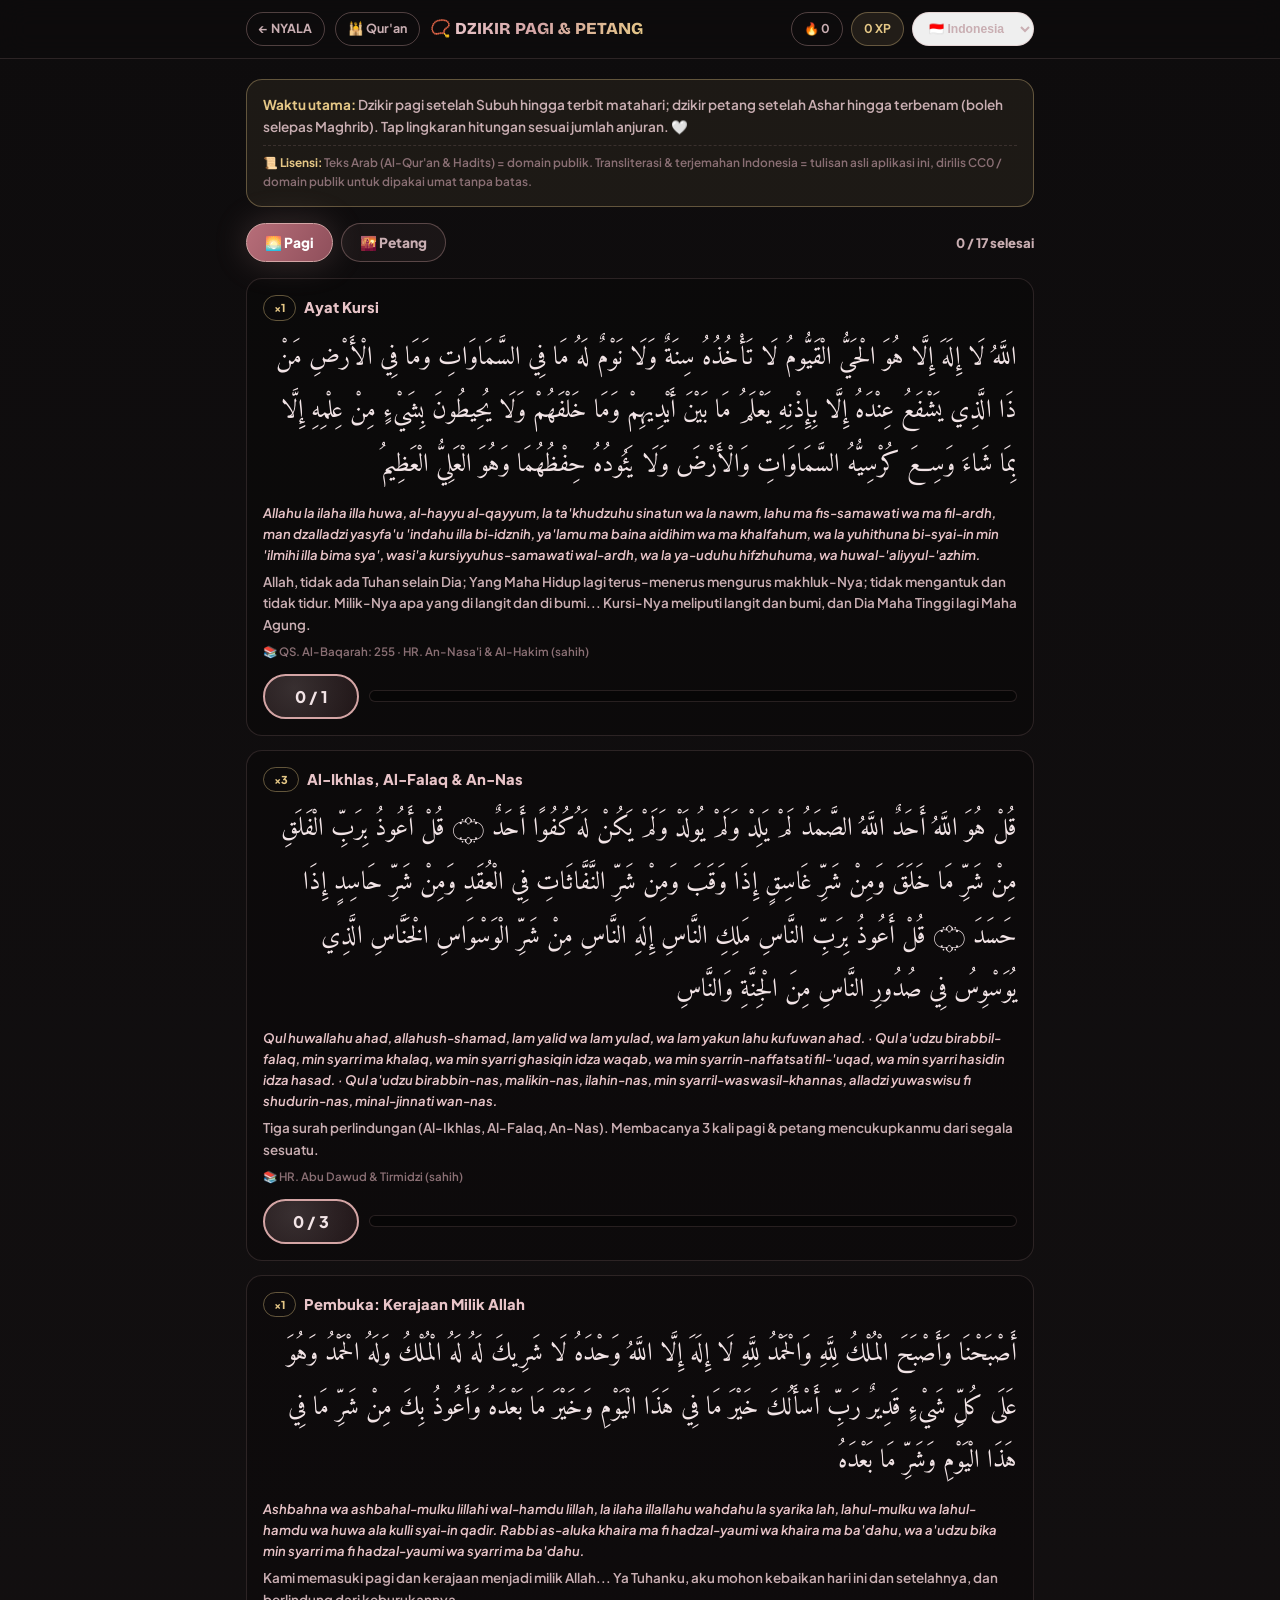
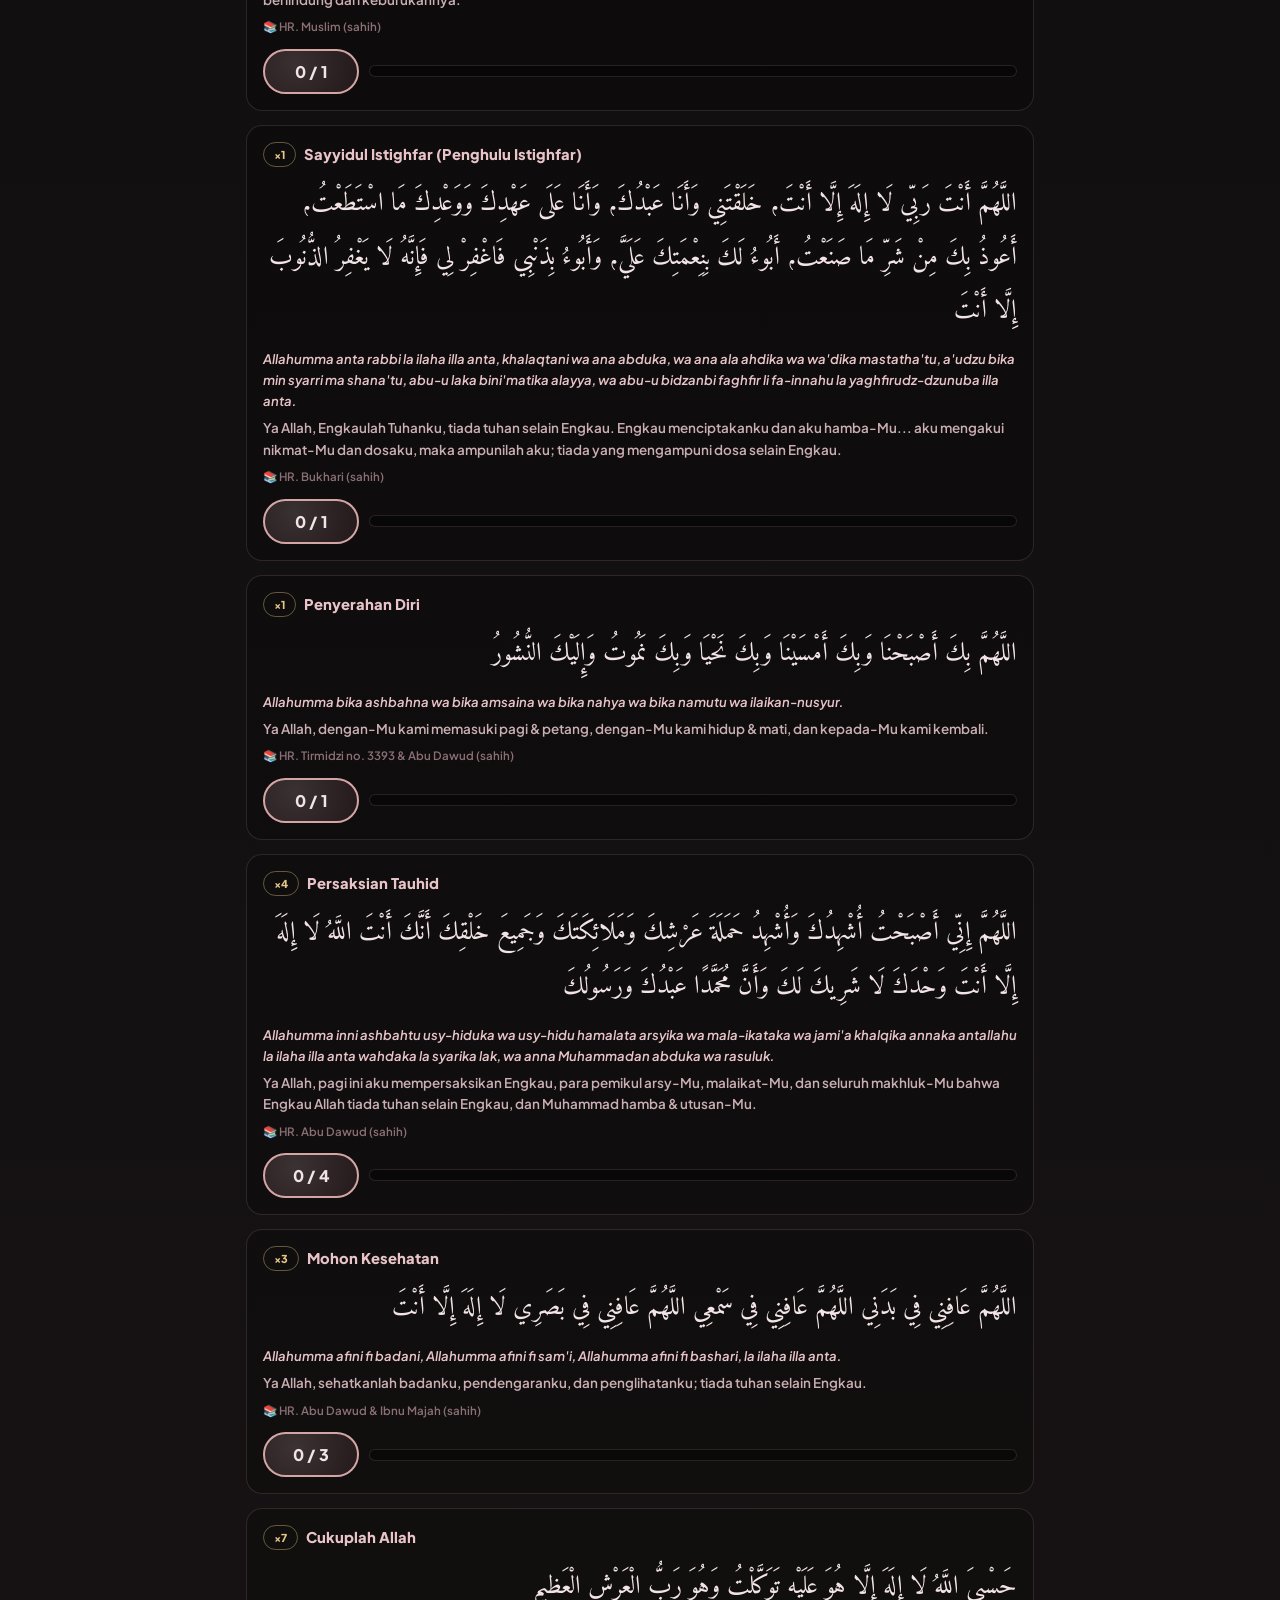
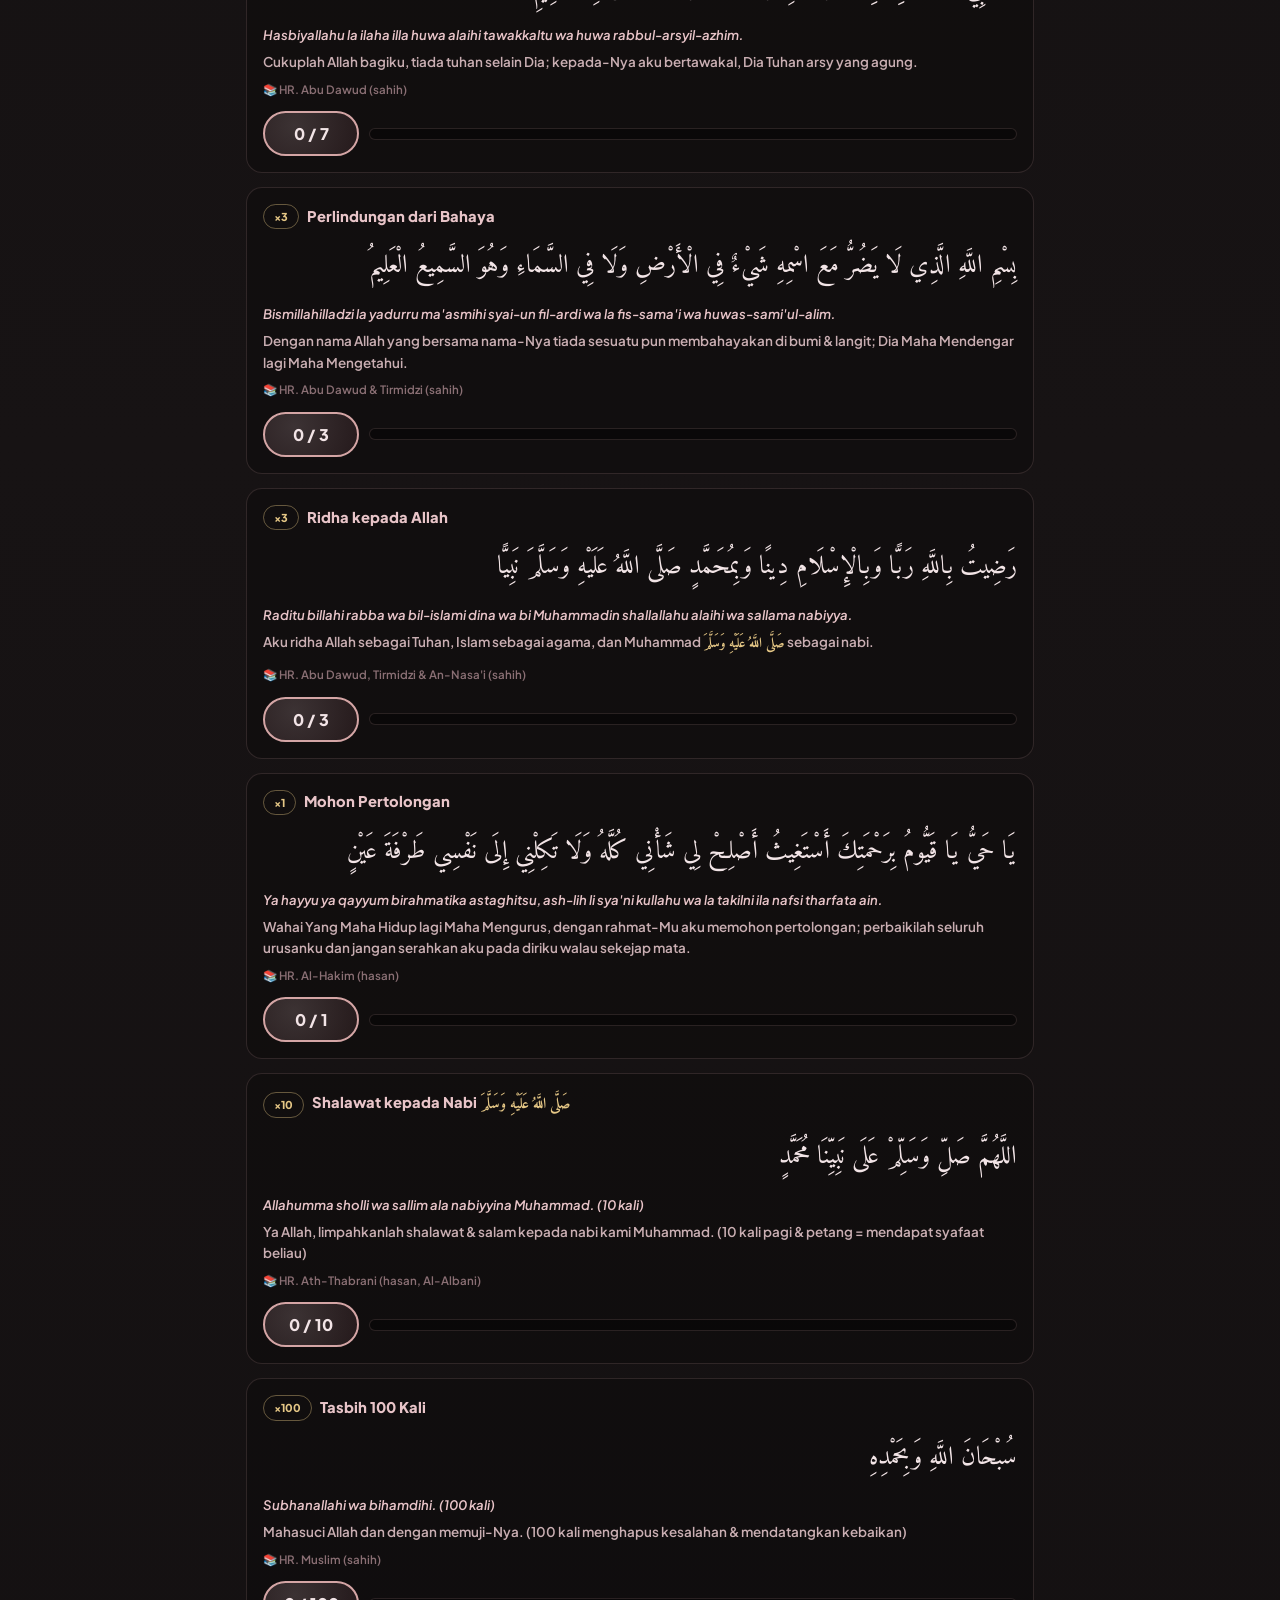
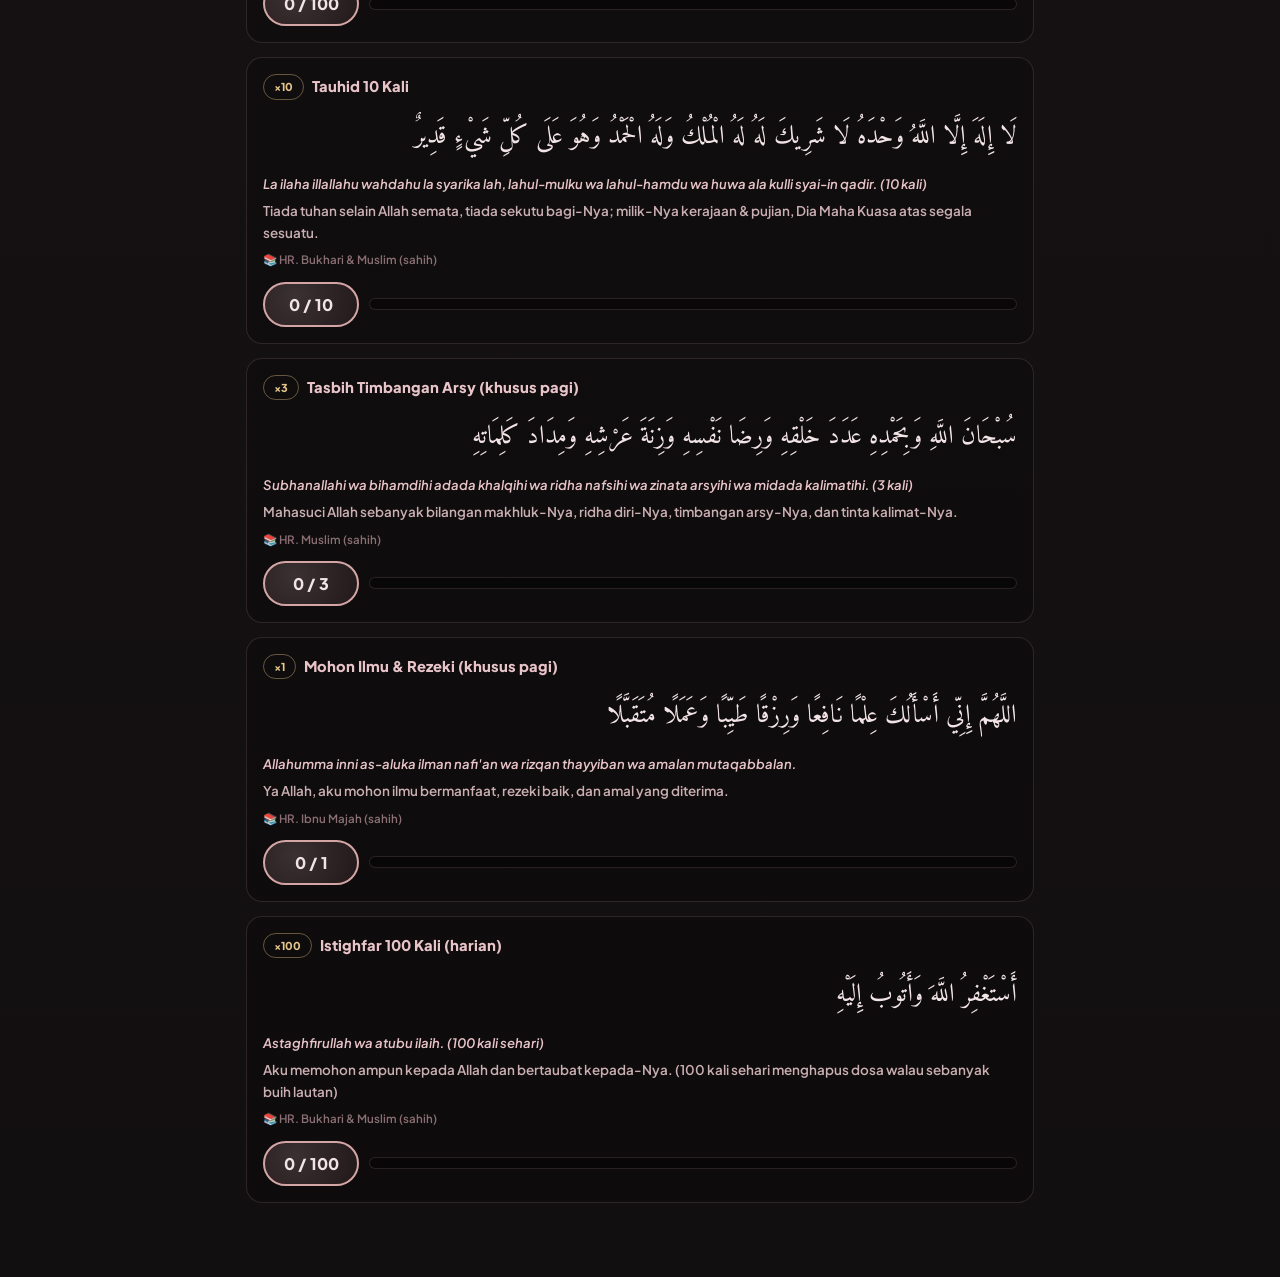
<file: dzikir.html>
<!DOCTYPE html>
<html lang="id">
<!--
  LISZENSI KONTEN:
  Teks Arab (Al-Qur'an & Hadits) = DOMAIN PUBLIK.
  Transliterasi & terjemahan Indonesia = tulisan asli aplikasi ini,
  dirilis CC0 / DOMAIN PUBLIK untuk digunakan umat tanpa batas.
-->
<head>
<meta charset="UTF-8">
<meta name="viewport" content="width=device-width, initial-scale=1.0">
<title>Dzikir Pagi & Petang ✦ NYALA</title>
<meta name="description" content="Dzikir pagi dan petang sesuai sunnah (Hisnul Muslim) dengan penghitung, latin, arti, dan sumber hadits. Konten domain publik.">
<link rel="icon" type="image/png" href="icon.png">
<link rel="preconnect" href="https://fonts.googleapis.com">
<link rel="preconnect" href="https://fonts.gstatic.com" crossorigin>
<link href="https://fonts.googleapis.com/css2?family=Bricolage+Grotesque:opsz,wght@12..96,400..800&family=Plus+Jakarta+Sans:wght@400;600;700;800&family=Amiri:wght@400;700&display=swap" rel="stylesheet">
<style>
:root{--bg-deep:#0e0c0d;--bg-soft:#171314;--card:#1e181a;--ink:#f2e4e6;--ink-soft:#c9aeb2;--ink-mute:#8a6f74;--rose:#d4a5a5;--rose-deep:#b76e79;--rose-soft:#e8c4c8;--gold:#e5c786;--gold-deep:#c9a35c;--line:rgba(212,165,165,.16);--line-strong:rgba(212,165,165,.34);--glow-rose:0 0 34px rgba(212,165,165,.22)}
*{margin:0;padding:0;box-sizing:border-box}
body{font-family:'Plus Jakarta Sans',system-ui,sans-serif;color:var(--ink);line-height:1.6;min-height:100vh;background:radial-gradient(1100px 520px at 85% -8%,rgba(183,110,121,.20),transparent 60%),linear-gradient(180deg,var(--bg-deep),var(--bg-soft) 60%,#120f10)}
h1,h2,h3{font-family:'Bricolage Grotesque',sans-serif}
button{font-family:inherit;cursor:pointer;color:inherit}
::selection{background:var(--rose-deep);color:#fff}
header.top{position:sticky;top:0;z-index:50;background:rgba(14,12,13,.85);backdrop-filter:blur(14px);border-bottom:1px solid var(--line)}
.top-in{max-width:820px;margin:0 auto;padding:12px 16px;display:flex;align-items:center;gap:10px;flex-wrap:wrap}
.logo{font-family:'Bricolage Grotesque';font-weight:800;font-size:1.05rem}
.logo .word{background:linear-gradient(120deg,var(--rose-soft),var(--rose) 45%,var(--gold));-webkit-background-clip:text;background-clip:text;color:transparent}
.backlink{color:var(--ink-soft);text-decoration:none;font-weight:700;font-size:.78rem;border:1px solid var(--line-strong);border-radius:999px;padding:6px 12px}
.chips{display:flex;gap:8px;margin-left:auto}
.chip{display:inline-flex;align-items:center;gap:6px;padding:6px 12px;border-radius:999px;font-weight:700;font-size:.76rem;border:1px solid var(--line-strong);color:var(--ink-soft)}
.chip.gold{background:rgba(229,199,134,.1);border-color:rgba(229,199,134,.35);color:var(--gold)}
main{max-width:820px;margin:0 auto;padding:20px 16px 60px}
.intro{border:1px solid rgba(229,199,134,.35);background:rgba(229,199,134,.07);border-radius:16px;padding:14px 16px;margin-bottom:16px;font-size:.85rem;color:var(--ink-soft);font-weight:600}
.intro b{color:var(--gold)}
.license{margin-top:8px;font-size:.74rem;color:var(--ink-mute);border-top:1px dashed var(--line);padding-top:8px}
.bar-row{display:flex;gap:10px;align-items:center;flex-wrap:wrap;margin-bottom:16px}
.ptoggle{display:flex;gap:8px}
.pt{border:1px solid var(--line-strong);background:rgba(212,165,165,.06);border-radius:999px;padding:10px 18px;font-weight:800;font-size:.86rem;color:var(--ink-soft)}
.pt.on{background:linear-gradient(120deg,var(--rose-deep),#8f4f5b);color:#fff;border-color:var(--rose);box-shadow:var(--glow-rose)}
.prog{flex:1;min-width:160px;font-weight:800;font-size:.82rem;color:var(--ink-soft);text-align:right}
.dz{border:1px solid var(--line);border-radius:16px;padding:16px;margin-bottom:14px;background:rgba(0,0,0,.22)}
.dz.done{border-color:var(--gold);box-shadow:0 0 0 3px rgba(229,199,134,.18)}
.dz-top{display:flex;align-items:center;gap:8px;margin-bottom:10px}
.dz-num{font-size:.68rem;font-weight:800;color:var(--gold);border:1px solid rgba(229,199,134,.4);border-radius:999px;padding:3px 10px}
.dz-title{font-weight:800;font-size:.92rem;color:var(--rose-soft);flex:1}
.arabic{font-family:'Amiri',serif;font-size:clamp(1.25rem,5vw,1.6rem);line-height:2.1;direction:rtl;text-align:right;margin-bottom:10px}
.latin{font-size:.82rem;color:var(--rose-soft);font-style:italic;font-weight:600;margin-bottom:6px}
.arti{font-size:.84rem;color:var(--ink-soft);font-weight:600;margin-bottom:8px}
.src{font-size:.72rem;color:var(--ink-mute);font-weight:600;margin-bottom:12px}
.ctr-row{display:flex;gap:10px;align-items:center}
.ctr{min-width:96px;text-align:center;border:2px solid var(--rose);border-radius:999px;padding:10px 16px;font-weight:800;font-size:1rem;background:radial-gradient(circle at 32% 30%,rgba(232,196,200,.2),rgba(183,110,121,.12));transition:transform .1s}
.ctr:active{transform:scale(.94)}
.ctr.full{border-color:var(--gold);background:linear-gradient(120deg,var(--gold),var(--gold-deep));color:#241a0c}
.ctr-bar{flex:1;height:12px;border-radius:999px;background:rgba(0,0,0,.4);border:1px solid var(--line);overflow:hidden}
.ctr-fill{height:100%;width:0%;background:linear-gradient(90deg,var(--rose-deep),var(--rose),var(--gold));transition:width .25s}
#toasts{position:fixed;bottom:18px;left:50%;transform:translateX(-50%);z-index:95;display:flex;flex-direction:column;gap:8px;align-items:center;max-width:94vw}
.toast{background:linear-gradient(120deg,var(--rose-deep),#8f4f5b);color:#fff;padding:11px 20px;border-radius:999px;font-weight:800;font-size:.86rem;box-shadow:0 10px 26px rgba(0,0,0,.5);animation:tIn .35s;border:1px solid var(--rose)}
.toast.gold{background:linear-gradient(120deg,var(--gold),var(--gold-deep));color:#241a0c;border-color:var(--gold)}
.toast.go{animation:tOut .3s forwards}
@keyframes tIn{from{opacity:0;transform:translateY(24px) scale(.8)}to{opacity:1}}
@keyframes tOut{to{opacity:0;transform:translateY(14px)}}
</style>
</head>
<body>
<header class="top">
  <div class="top-in">
    <a class="backlink" href="index.html">← NYALA</a>
    <a class="backlink" href="quran.html">🕌 Qur'an</a>
    <div class="logo">📿 <span class="word">DZIKIR PAGI & PETANG</span></div>
    <div class="chips"><span class="chip" id="dStreak">🔥 0</span><span class="chip gold" id="dXP">0 XP</span></div>
  </div>
</header>
<main>
  <div class="intro">
    <b>Waktu utama:</b> Dzikir pagi setelah Subuh hingga terbit matahari; dzikir petang setelah Ashar hingga terbenam (boleh selepas Maghrib). Tap lingkaran hitungan sesuai jumlah anjuran. 🤍
    <div class="license">📜 <b>Lisensi:</b> Teks Arab (Al-Qur'an & Hadits) = domain publik. Transliterasi & terjemahan Indonesia = tulisan asli aplikasi ini, dirilis CC0 / domain publik untuk dipakai umat tanpa batas.</div>
  </div>
  <div class="bar-row">
    <div class="ptoggle">
      <button class="pt on" id="btnPagi">🌅 Pagi</button>
      <button class="pt" id="btnPetang">🌇 Petang</button>
    </div>
    <div class="prog" id="progTxt">0 / 0 selesai</div>
  </div>
  <div id="list"></div>
</main>
<div id="toasts"></div>
<script>
(function(){
'use strict';
var KEY='nyala_v1', DPP='nyala_dzikir_pp_v1';
function $(id){return document.getElementById(id);}
function todayKey(){var d=new Date();return d.getFullYear()+'-'+String(d.getMonth()+1).padStart(2,'0')+'-'+String(d.getDate()).padStart(2,'0');}
function loadMain(){try{var r=localStorage.getItem(KEY);if(r){var s=JSON.parse(r);if(s&&typeof s==='object')return s;}}catch(e){}return null;}
function saveMain(f){try{localStorage.setItem(KEY,JSON.stringify(f));}catch(e){}}
var main=loadMain()||{xp:0,streak:{count:0,last:''}};
if(!main.streak)main.streak={count:0,last:''};
function addXP(n,m){main.xp=(main.xp||0)+n;saveMain(main);toast('+'+n+' XP · '+m);renderChips();}
function touchStreak(){var k=todayKey();if(main.streak.last===k)return;var y=new Date();y.setDate(y.getDate()-1);var yk=y.getFullYear()+'-'+String(y.getMonth()+1).padStart(2,'0')+'-'+String(y.getDate()).padStart(2,'0');main.streak.count=(main.streak.last===yk)?main.streak.count+1:1;main.streak.last=k;saveMain(main);renderChips();}
function renderChips(){var a=$('dStreak');if(a)a.textContent='🔥 '+(main.streak.count||0);var b=$('dXP');if(b)b.textContent=(main.xp||0)+' XP';}
function toast(m,g){var b=$('toasts');if(!b)return;var t=document.createElement('div');t.className='toast'+(g?' gold':'');t.textContent=m;b.appendChild(t);while(b.children.length>3)b.removeChild(b.firstChild);setTimeout(function(){t.classList.add('go');setTimeout(function(){if(t.parentNode)t.parentNode.removeChild(t);},320);},3000);}

var dpp=loadDPP();
function loadDPP(){try{var r=localStorage.getItem(DPP);if(r){var s=JSON.parse(r);if(s&&s.date===todayKey())return s;}}catch(e){}return{date:todayKey(),pagi:{},petang:{},doneP:false,doneE:false};}
function saveDPP(){try{localStorage.setItem(DPP,JSON.stringify(dpp));}catch(e){}}

var ADZKAR=[
 {t:'Ayat Kursi',n:1,s:'QS. Al-Baqarah: 255 · HR. An-Nasa\'i & Al-Hakim (sahih)',
  p:{ar:'اللَّهُ لَا إِلَهَ إِلَّا هُوَ الْحَيُّ الْقَيُّومُ لَا تَأْخُذُهُ سِنَةٌ وَلَا نَوْمٌ لَهُ مَا فِي السَّمَاوَاتِ وَمَا فِي الْأَرْضِ مَنْ ذَا الَّذِي يَشْفَعُ عِنْدَهُ إِلَّا بِإِذْنِهِ يَعْلَمُ مَا بَيْنَ أَيْدِيهِمْ وَمَا خَلْفَهُمْ وَلَا يُحِيطُونَ بِشَيْءٍ مِنْ عِلْمِهِ إِلَّا بِمَا شَاءَ وَسِعَ كُرْسِيُّهُ السَّمَاوَاتِ وَالْأَرْضَ وَلَا يَئُودُهُ حِفْظُهُمَا وَهُوَ الْعَلِيُّ الْعَظِيمُ',
     la:"Allahu la ilaha illa huwa, al-hayyu al-qayyum, la ta'khudzuhu sinatun wa la nawm, lahu ma fis-samawati wa ma fil-ardh, man dzalladzi yasyfa'u 'indahu illa bi-idznih, ya'lamu ma baina aidihim wa ma khalfahum, wa la yuhithuna bi-syai-in min 'ilmihi illa bima sya', wasi'a kursiyyuhus-samawati wal-ardh, wa la ya-uduhu hifzhuhuma, wa huwal-'aliyyul-'azhim.",
     tr:'Allah, tidak ada Tuhan selain Dia; Yang Maha Hidup lagi terus-menerus mengurus makhluk-Nya; tidak mengantuk dan tidak tidur. Milik-Nya apa yang di langit dan di bumi... Kursi-Nya meliputi langit dan bumi, dan Dia Maha Tinggi lagi Maha Agung.'}},
 {t:'Al-Ikhlas, Al-Falaq & An-Nas',n:3,s:'HR. Abu Dawud & Tirmidzi (sahih)',
  p:{ar:'قُلْ هُوَ اللَّهُ أَحَدٌ اللَّهُ الصَّمَدُ لَمْ يَلِدْ وَلَمْ يُولَدْ وَلَمْ يَكُنْ لَهُ كُفُوًا أَحَدٌ ۝ قُلْ أَعُوذُ بِرَبِّ الْفَلَقِ مِنْ شَرِّ مَا خَلَقَ وَمِنْ شَرِّ غَاسِقٍ إِذَا وَقَبَ وَمِنْ شَرِّ النَّفَّاثَاتِ فِي الْعُقَدِ وَمِنْ شَرِّ حَاسِدٍ إِذَا حَسَدَ ۝ قُلْ أَعُوذُ بِرَبِّ النَّاسِ مَلِكِ النَّاسِ إِلَهِ النَّاسِ مِنْ شَرِّ الْوَسْوَاسِ الْخَنَّاسِ الَّذِي يُوَسْوِسُ فِي صُدُورِ النَّاسِ مِنَ الْجِنَّةِ وَالنَّاسِ',
     la:"Qul huwallahu ahad, allahush-shamad, lam yalid wa lam yulad, wa lam yakun lahu kufuwan ahad. · Qul a'udzu birabbil-falaq, min syarri ma khalaq, wa min syarri ghasiqin idza waqab, wa min syarrin-naffatsati fil-'uqad, wa min syarri hasidin idza hasad. · Qul a'udzu birabbin-nas, malikin-nas, ilahin-nas, min syarril-waswasil-khannas, alladzi yuwaswisu fi shudurin-nas, minal-jinnati wan-nas.",
     tr:'Tiga surah perlindungan (Al-Ikhlas, Al-Falaq, An-Nas). Membacanya 3 kali pagi & petang mencukupkanmu dari segala sesuatu.'}},
 {t:'Pembuka: Kerajaan Milik Allah',n:1,s:'HR. Muslim (sahih)',
  p:{ar:'أَصْبَحْنَا وَأَصْبَحَ الْمُلْكُ لِلَّهِ وَالْحَمْدُ لِلَّهِ لَا إِلَهَ إِلَّا اللَّهُ وَحْدَهُ لَا شَرِيكَ لَهُ لَهُ الْمُلْكُ وَلَهُ الْحَمْدُ وَهُوَ عَلَى كُلِّ شَيْءٍ قَدِيرٌ رَبِّ أَسْأَلُكَ خَيْرَ مَا فِي هَذَا الْيَوْمِ وَخَيْرَ مَا بَعْدَهُ وَأَعُوذُ بِكَ مِنْ شَرِّ مَا فِي هَذَا الْيَوْمِ وَشَرِّ مَا بَعْدَهُ',
     la:"Ashbahna wa ashbahal-mulku lillahi wal-hamdu lillah, la ilaha illallahu wahdahu la syarika lah, lahul-mulku wa lahul-hamdu wa huwa ala kulli syai-in qadir. Rabbi as-aluka khaira ma fi hadzal-yaumi wa khaira ma ba'dahu, wa a'udzu bika min syarri ma fi hadzal-yaumi wa syarri ma ba'dahu.",
     tr:'Kami memasuki pagi dan kerajaan menjadi milik Allah... Ya Tuhanku, aku mohon kebaikan hari ini dan setelahnya, dan berlindung dari keburukannya.'},
  e:{ar:'أَمْسَيْنَا وَأَمْسَى الْمُلْكُ لِلَّهِ وَالْحَمْدُ لِلَّهِ لَا إِلَهَ إِلَّا اللَّهُ وَحْدَهُ لَا شَرِيكَ لَهُ لَهُ الْمُلْكُ وَلَهُ الْحَمْدُ وَهُوَ عَلَى كُلِّ شَيْءٍ قَدِيرٌ رَبِّ أَسْأَلُكَ خَيْرَ مَا فِي هَذِهِ اللَّيْلَةِ وَخَيْرَ مَا بَعْدَهَا وَأَعُوذُ بِكَ مِنْ شَرِّ مَا فِي هَذِهِ اللَّيْلَةِ وَشَرِّ مَا بَعْدَهَا',
     la:"Amsaina wa amsal-mulku lillahi wal-hamdu lillah, la ilaha illallahu wahdahu la syarika lah, lahul-mulku wa lahul-hamdu wa huwa ala kulli syai-in qadir. Rabbi as-aluka khaira ma fi hadzihil-lailati wa khaira ma ba'daha, wa a'udzu bika min syarri ma fi hadzihil-lailati wa syarri ma ba'daha.",
     tr:'Kami memasuki petang dan kerajaan menjadi milik Allah... Ya Tuhanku, aku mohon kebaikan malam ini dan setelahnya, dan berlindung dari keburukannya.'}},
 {t:'Sayyidul Istighfar (Penghulu Istighfar)',n:1,s:'HR. Bukhari (sahih)',
  p:{ar:'اللَّهُمَّ أَنْتَ رَبِّي لَا إِلَهَ إِلَّا أَنْتَ، خَلَقْتَنِي وَأَنَا عَبْدُكَ، وَأَنَا عَلَى عَهْدِكَ وَوَعْدِكَ مَا اسْتَطَعْتُ، أَعُوذُ بِكَ مِنْ شَرِّ مَا صَنَعْتُ، أَبُوءُ لَكَ بِنِعْمَتِكَ عَلَيَّ، وَأَبُوءُ بِذَنْبِي فَاغْفِرْ لِي فَإِنَّهُ لَا يَغْفِرُ الذُّنُوبَ إِلَّا أَنْتَ',
     la:"Allahumma anta rabbi la ilaha illa anta, khalaqtani wa ana abduka, wa ana ala ahdika wa wa'dika mastatha'tu, a'udzu bika min syarri ma shana'tu, abu-u laka bini'matika alayya, wa abu-u bidzanbi faghfir li fa-innahu la yaghfirudz-dzunuba illa anta.",
     tr:'Ya Allah, Engkaulah Tuhanku, tiada tuhan selain Engkau. Engkau menciptakanku dan aku hamba-Mu... aku mengakui nikmat-Mu dan dosaku, maka ampunilah aku; tiada yang mengampuni dosa selain Engkau.'}},
 {t:'Penyerahan Diri',n:1,s:'HR. Tirmidzi no. 3393 & Abu Dawud (sahih)',
  p:{ar:'اللَّهُمَّ بِكَ أَصْبَحْنَا وَبِكَ أَمْسَيْنَا وَبِكَ نَحْيَا وَبِكَ نَمُوتُ وَإِلَيْكَ النُّشُورُ',
     la:"Allahumma bika ashbahna wa bika amsaina wa bika nahya wa bika namutu wa ilaikan-nusyur.",
     tr:'Ya Allah, dengan-Mu kami memasuki pagi & petang, dengan-Mu kami hidup & mati, dan kepada-Mu kami kembali.'},
  e:{ar:'اللَّهُمَّ بِكَ أَمْسَيْنَا وَبِكَ أَصْبَحْنَا وَبِكَ نَحْيَا وَبِكَ نَمُوتُ وَإِلَيْكَ الْمَصِيرُ',
     la:"Allahumma bika amsaina wa bika ashbahna wa bika nahya wa bika namutu wa ilaikal-mashir.",
     tr:'Ya Allah, dengan-Mu kami memasuki petang & pagi, dengan-Mu kami hidup & mati, dan kepada-Mu tempat kembali.'}},
 {t:'Persaksian Tauhid',n:4,s:'HR. Abu Dawud (sahih)',
  p:{ar:'اللَّهُمَّ إِنِّي أَصْبَحْتُ أُشْهِدُكَ وَأُشْهِدُ حَمَلَةَ عَرْشِكَ وَمَلَائِكَتَكَ وَجَمِيعَ خَلْقِكَ أَنَّكَ أَنْتَ اللَّهُ لَا إِلَهَ إِلَّا أَنْتَ وَحْدَكَ لَا شَرِيكَ لَكَ وَأَنَّ مُحَمَّدًا عَبْدُكَ وَرَسُولُكَ',
     la:"Allahumma inni ashbahtu usy-hiduka wa usy-hidu hamalata arsyika wa mala-ikataka wa jami'a khalqika annaka antallahu la ilaha illa anta wahdaka la syarika lak, wa anna Muhammadan abduka wa rasuluk.",
     tr:'Ya Allah, pagi ini aku mempersaksikan Engkau, para pemikul arsy-Mu, malaikat-Mu, dan seluruh makhluk-Mu bahwa Engkau Allah tiada tuhan selain Engkau, dan Muhammad hamba & utusan-Mu.'},
  e:{ar:'اللَّهُمَّ إِنِّي أَمْسَيْتُ أُشْهِدُكَ وَأُشْهِدُ حَمَلَةَ عَرْشِكَ وَمَلَائِكَتَكَ وَجَمِيعَ خَلْقِكَ أَنَّكَ أَنْتَ اللَّهُ لَا إِلَهَ إِلَّا أَنْتَ وَحْدَكَ لَا شَرِيكَ لَكَ وَأَنَّ مُحَمَّدًا عَبْدُكَ وَرَسُولُكَ',
     la:"Allahumma inni amsaitu usy-hiduka wa usy-hidu hamalata arsyika wa mala-ikataka wa jami'a khalqika annaka antallahu la ilaha illa anta wahdaka la syarika lak, wa anna Muhammadan abduka wa rasuluk.",
     tr:'Ya Allah, petang ini aku mempersaksikan Engkau... bahwa Engkau Allah tiada tuhan selain Engkau, dan Muhammad hamba & utusan-Mu.'}},
 {t:'Mohon Kesehatan',n:3,s:'HR. Abu Dawud & Ibnu Majah (sahih)',
  p:{ar:'اللَّهُمَّ عَافِنِي فِي بَدَنِي اللَّهُمَّ عَافِنِي فِي سَمْعِي اللَّهُمَّ عَافِنِي فِي بَصَرِي لَا إِلَهَ إِلَّا أَنْتَ',
     la:"Allahumma afini fi badani, Allahumma afini fi sam'i, Allahumma afini fi bashari, la ilaha illa anta.",
     tr:'Ya Allah, sehatkanlah badanku, pendengaranku, dan penglihatanku; tiada tuhan selain Engkau.'}},
 {t:'Cukuplah Allah',n:7,s:'HR. Abu Dawud (sahih)',
  p:{ar:'حَسْبِيَ اللَّهُ لَا إِلَهَ إِلَّا هُوَ عَلَيْهِ تَوَكَّلْتُ وَهُوَ رَبُّ الْعَرْشِ الْعَظِيمِ',
     la:"Hasbiyallahu la ilaha illa huwa alaihi tawakkaltu wa huwa rabbul-arsyil-azhim.",
     tr:'Cukuplah Allah bagiku, tiada tuhan selain Dia; kepada-Nya aku bertawakal, Dia Tuhan arsy yang agung.'}},
 {t:'Perlindungan dari Bahaya',n:3,s:'HR. Abu Dawud & Tirmidzi (sahih)',
  p:{ar:'بِسْمِ اللَّهِ الَّذِي لَا يَضُرُّ مَعَ اسْمِهِ شَيْءٌ فِي الْأَرْضِ وَلَا فِي السَّمَاءِ وَهُوَ السَّمِيعُ الْعَلِيمُ',
     la:"Bismillahilladzi la yadurru ma'asmihi syai-un fil-ardi wa la fis-sama'i wa huwas-sami'ul-alim.",
     tr:'Dengan nama Allah yang bersama nama-Nya tiada sesuatu pun membahayakan di bumi & langit; Dia Maha Mendengar lagi Maha Mengetahui.'}},
 {t:'Ridha kepada Allah',n:3,s:'HR. Abu Dawud, Tirmidzi & An-Nasa\'i (sahih)',
  p:{ar:'رَضِيتُ بِاللَّهِ رَبًّا وَبِالْإِسْلَامِ دِينًا وَبِمُحَمَّدٍ صَلَّى اللَّهُ عَلَيْهِ وَسَلَّمَ نَبِيًّا',
     la:"Raditu billahi rabba wa bil-islami dina wa bi Muhammadin shallallahu alaihi wa sallama nabiyya.",
     tr:'Aku ridha Allah sebagai Tuhan, Islam sebagai agama, dan Muhammad ﷺ sebagai nabi.'}},
 {t:'Mohon Pertolongan',n:1,s:'HR. Al-Hakim (hasan)',
  p:{ar:'يَا حَيُّ يَا قَيُّومُ بِرَحْمَتِكَ أَسْتَغِيثُ أَصْلِحْ لِي شَأْنِي كُلَّهُ وَلَا تَكِلْنِي إِلَى نَفْسِي طَرْفَةَ عَيْنٍ',
     la:"Ya hayyu ya qayyum birahmatika astaghitsu, ash-lih li sya'ni kullahu wa la takilni ila nafsi tharfata ain.",
     tr:'Wahai Yang Maha Hidup lagi Maha Mengurus, dengan rahmat-Mu aku memohon pertolongan; perbaikilah seluruh urusanku dan jangan serahkan aku pada diriku walau sekejap mata.'}},
 {t:'Shalawat kepada Nabi ﷺ',n:10,s:'HR. Ath-Thabrani (hasan, Al-Albani)',
  p:{ar:'اللَّهُمَّ صَلِّ وَسَلِّمْ عَلَى نَبِيِّنَا مُحَمَّدٍ',
     la:"Allahumma sholli wa sallim ala nabiyyina Muhammad. (10 kali)",
     tr:'Ya Allah, limpahkanlah shalawat & salam kepada nabi kami Muhammad. (10 kali pagi & petang = mendapat syafaat beliau)'}},
 {t:'Tasbih 100 Kali',n:100,s:'HR. Muslim (sahih)',
  p:{ar:'سُبْحَانَ اللَّهِ وَبِحَمْدِهِ',
     la:"Subhanallahi wa bihamdihi. (100 kali)",
     tr:'Mahasuci Allah dan dengan memuji-Nya. (100 kali menghapus kesalahan & mendatangkan kebaikan)'}},
 {t:'Tauhid 10 Kali',n:10,s:'HR. Bukhari & Muslim (sahih)',
  p:{ar:'لَا إِلَهَ إِلَّا اللَّهُ وَحْدَهُ لَا شَرِيكَ لَهُ لَهُ الْمُلْكُ وَلَهُ الْحَمْدُ وَهُوَ عَلَى كُلِّ شَيْءٍ قَدِيرٌ',
     la:"La ilaha illallahu wahdahu la syarika lah, lahul-mulku wa lahul-hamdu wa huwa ala kulli syai-in qadir. (10 kali)",
     tr:'Tiada tuhan selain Allah semata, tiada sekutu bagi-Nya; milik-Nya kerajaan & pujian, Dia Maha Kuasa atas segala sesuatu.'}},
 {t:'Tasbih Timbangan Arsy (khusus pagi)',n:3,s:'HR. Muslim (sahih)',pagiOnly:true,
  p:{ar:'سُبْحَانَ اللَّهِ وَبِحَمْدِهِ عَدَدَ خَلْقِهِ وَرِضَا نَفْسِهِ وَزِنَةَ عَرْشِهِ وَمِدَادَ كَلِمَاتِهِ',
     la:"Subhanallahi wa bihamdihi adada khalqihi wa ridha nafsihi wa zinata arsyihi wa midada kalimatihi. (3 kali)",
     tr:'Mahasuci Allah sebanyak bilangan makhluk-Nya, ridha diri-Nya, timbangan arsy-Nya, dan tinta kalimat-Nya.'}},
 {t:'Mohon Ilmu & Rezeki (khusus pagi)',n:1,s:'HR. Ibnu Majah (sahih)',pagiOnly:true,
  p:{ar:'اللَّهُمَّ إِنِّي أَسْأَلُكَ عِلْمًا نَافِعًا وَرِزْقًا طَيِّبًا وَعَمَلًا مُتَقَبَّلًا',
     la:"Allahumma inni as-aluka ilman nafi'an wa rizqan thayyiban wa amalan mutaqabbalan.",
     tr:'Ya Allah, aku mohon ilmu bermanfaat, rezeki baik, dan amal yang diterima.'}},
 {t:'Istighfar 100 Kali (harian)',n:100,s:'HR. Bukhari & Muslim (sahih)',
  p:{ar:'أَسْتَغْفِرُ اللَّهَ وَأَتُوبُ إِلَيْهِ',
     la:"Astaghfirullah wa atubu ilaih. (100 kali sehari)",
     tr:'Aku memohon ampun kepada Allah dan bertaubat kepada-Nya. (100 kali sehari menghapus dosa walau sebanyak buih lautan)'}}
];
ADZKAR.forEach(function(it){if(!it.e)it.e=it.p;});

var period='pagi';
function itemsFor(){return ADZKAR.filter(function(it){return period==='pagi' ? true : !it.pagiOnly;});}
function idxOf(it){return ADZKAR.indexOf(it);}
function counts(){return period==='pagi'?dpp.pagi:dpp.petang;}
function render(){
  var box=$('list');if(!box)return;box.innerHTML='';
  var list=itemsFor(),c=counts(),done=0;
  list.forEach(function(it){
    var i=idxOf(it),cur=c[i]||0,tg=it.n,isDone=cur>=tg;
    if(isDone)done++;
    var v=(period==='pagi'?it.p:it.e);
    var card=document.createElement('div');card.className='dz'+(isDone?' done':'');
    var top=document.createElement('div');top.className='dz-top';
    var num=document.createElement('span');num.className='dz-num';num.textContent='×'+tg;
    var ti=document.createElement('span');ti.className='dz-title';ti.textContent=it.t;
    top.appendChild(num);top.appendChild(ti);card.appendChild(top);
    var ar=document.createElement('div');ar.className='arabic';ar.textContent=v.ar;card.appendChild(ar);
    var la=document.createElement('div');la.className='latin';la.textContent=v.la;card.appendChild(la);
    var tr=document.createElement('div');tr.className='arti';tr.textContent=v.tr;card.appendChild(tr);
    var sc=document.createElement('div');sc.className='src';sc.textContent='📚 '+it.s;card.appendChild(sc);
    var row=document.createElement('div');row.className='ctr-row';
    var btn=document.createElement('button');btn.className='ctr'+(isDone?' full':'');
    btn.textContent=isDone?('✔ '+tg+'/'+tg):(cur+' / '+tg);
    btn.setAttribute('aria-label','Hitung dzikir '+it.t);
    btn.addEventListener('click',function(){tap(i,tg);});
    var bar=document.createElement('div');bar.className='ctr-bar';
    var fill=document.createElement('div');fill.className='ctr-fill';fill.style.width=Math.min(100,(cur/tg)*100)+'%';
    bar.appendChild(fill);
    row.appendChild(btn);row.appendChild(bar);card.appendChild(row);
    box.appendChild(card);
  });
  var pt=$('progTxt');if(pt)pt.textContent=done+' / '+list.length+' selesai'+(done===list.length?' — Masya Allah, lengkap! 🌹':'');
}
function tap(i,tg){
  var c=counts();var cur=c[i]||0;
  if(cur>=tg)return;
  cur++;c[i]=cur;saveDPP();
  if(cur===tg){addXP(2,'Dzikir selesai 📿');checkAll();}
  render();
}
function checkAll(){
  var list=itemsFor(),c=counts(),all=list.every(function(it){return (c[idxOf(it)]||0)>=it.n;});
  if(!all)return;
  var flag=(period==='pagi')?dpp.doneP:dpp.doneE;
  if(flag)return;
  if(period==='pagi')dpp.doneP=true;else dpp.doneE=true;
  saveDPP();touchStreak();addXP(10,'Dzikir '+period+' lengkap! 🌹');
}
function setPeriod(p){
  period=p;
  var bp=$('btnPagi'),be=$('btnPetang');
  if(bp)bp.classList.toggle('on',p==='pagi');
  if(be)be.classList.toggle('on',p==='petang');
  render();
}
function init(){
  renderChips();
  var bp=$('btnPagi'),be=$('btnPetang');
  if(bp)bp.addEventListener('click',function(){setPeriod('pagi');});
  if(be)be.addEventListener('click',function(){setPeriod('petang');});
  render();
}
if(document.readyState==='loading'){document.addEventListener('DOMContentLoaded',init);}else{init();}
})();
</script>
<script src="nyala-en-content.js" defer></script>
<script src="nyala-i18n.js" defer></script>
</body>
</html>
</file>
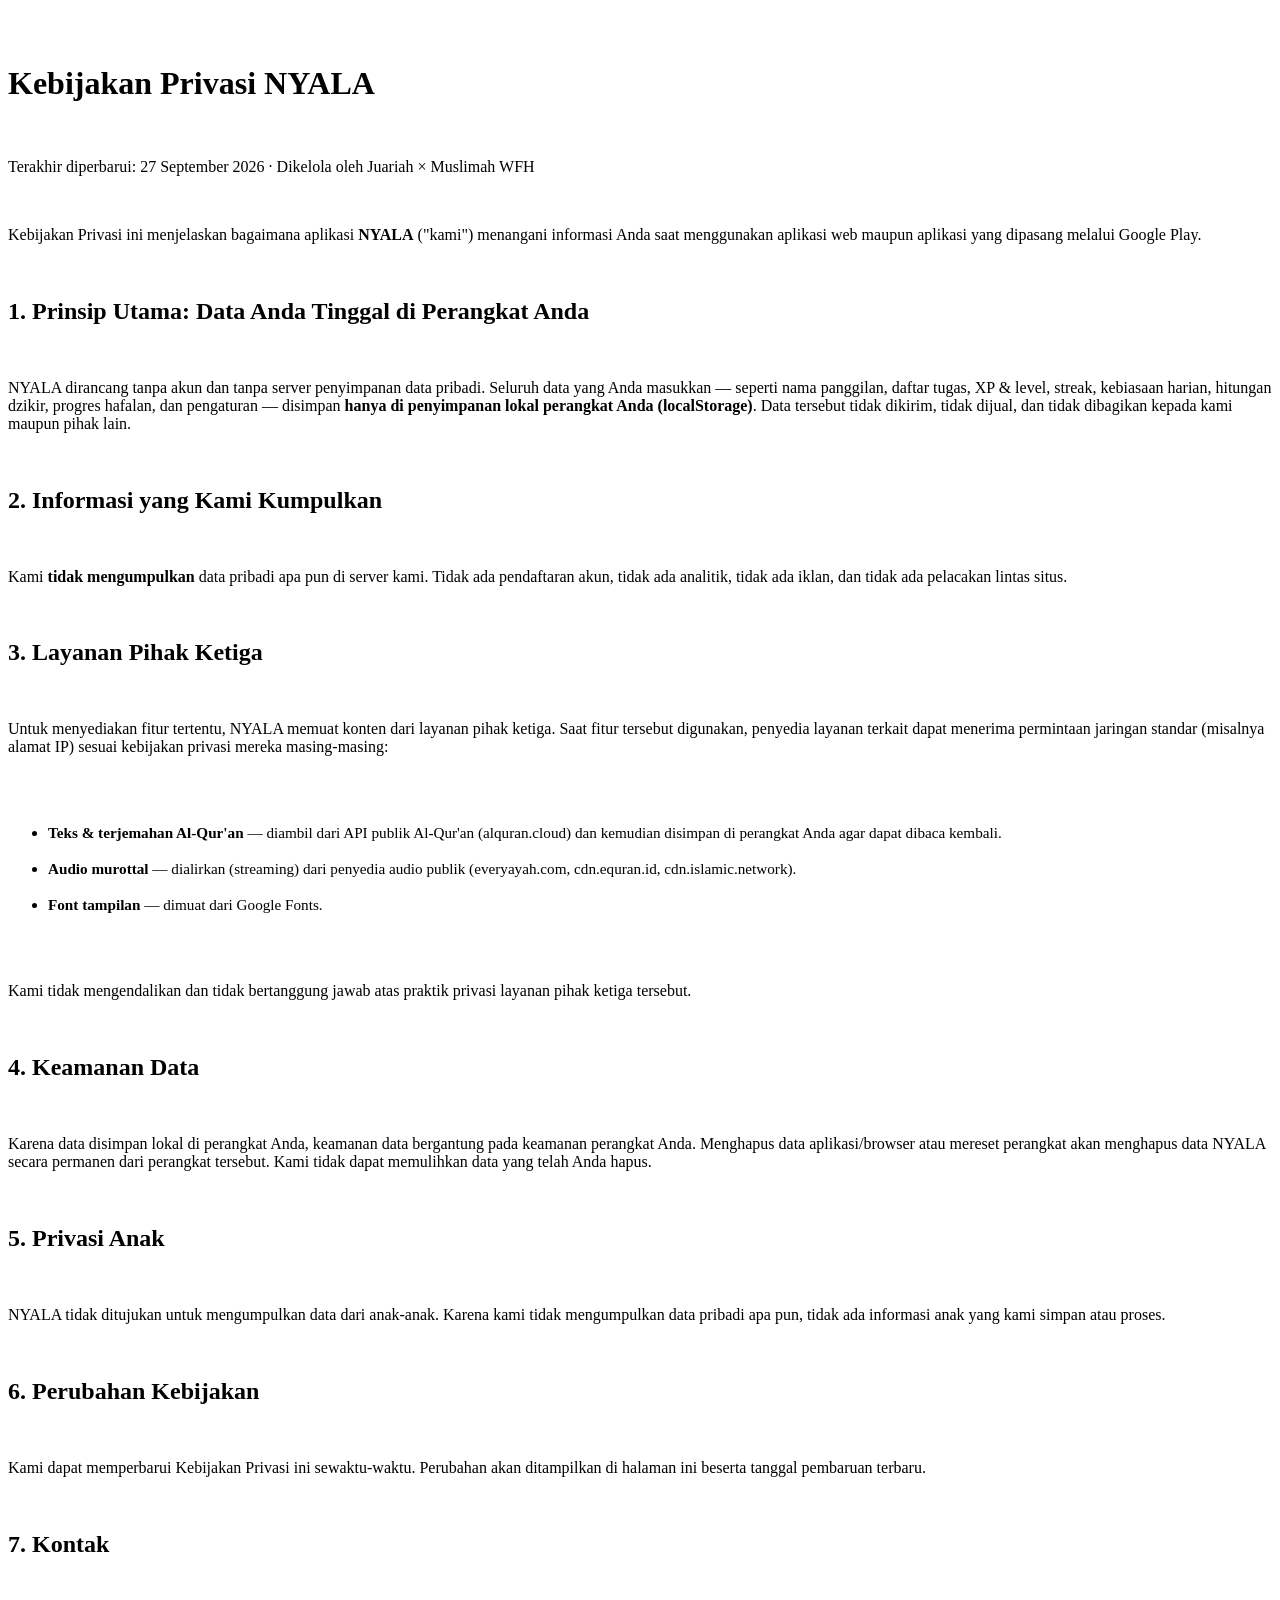
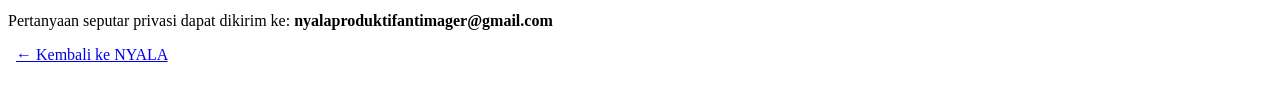
<file: privacy.html>
‎<!DOCTYPE html>
‎<html lang="id">
‎<head>
‎<meta charset="UTF-8">
‎<meta name="viewport" content="width=device-width, initial-scale=1.0">
‎<title>Kebijakan Privasi — NYALA</title>
‎<meta name="description" content="Kebijakan Privasi aplikasi NYALA (Juariah × Muslimah WFH).">
‎<style>
‎  body{font-family:'Segoe UI',system-ui,sans-serif;line-height:1.7;color:#2b2b2b;background:#fdf8f6;margin:0;padding:24px;}
‎  .wrap{max-width:760px;margin:0 auto;background:#fff;border-radius:14px;padding:28px 26px;box-shadow:0 6px 24px rgba(0,0,0,.06);}
‎  h1{color:#b76e79;font-size:1.6rem;margin:0 0 4px;}
‎  h2{color:#8f4f5b;font-size:1.15rem;margin:26px 0 8px;}
‎  p,li{font-size:.95rem;}
‎  .meta{color:#8a6f74;font-size:.85rem;margin-bottom:18px;}
‎  ul{padding-left:20px;}
‎  a{color:#b76e79;}
‎  .back{display:inline-block;margin-top:24px;font-weight:600;text-decoration:none;border:1px solid #d4a5a5;color:#b76e79;padding:8px 16px;border-radius:999px;}
‎</style>
‎</head>
‎<body>
‎<div class="wrap">
‎  <h1>Kebijakan Privasi NYALA</h1>
‎  <p class="meta">Terakhir diperbarui: 27 September 2026 · Dikelola oleh Juariah × Muslimah WFH</p>
‎
‎  <p>Kebijakan Privasi ini menjelaskan bagaimana aplikasi <strong>NYALA</strong> ("kami") menangani informasi Anda saat menggunakan aplikasi web maupun aplikasi yang dipasang melalui Google Play.</p>
‎
‎  <h2>1. Prinsip Utama: Data Anda Tinggal di Perangkat Anda</h2>
‎  <p>NYALA dirancang tanpa akun dan tanpa server penyimpanan data pribadi. Seluruh data yang Anda masukkan — seperti nama panggilan, daftar tugas, XP & level, streak, kebiasaan harian, hitungan dzikir, progres hafalan, dan pengaturan — disimpan <strong>hanya di penyimpanan lokal perangkat Anda (localStorage)</strong>. Data tersebut tidak dikirim, tidak dijual, dan tidak dibagikan kepada kami maupun pihak lain.</p>
‎
‎  <h2>2. Informasi yang Kami Kumpulkan</h2>
‎  <p>Kami <strong>tidak mengumpulkan</strong> data pribadi apa pun di server kami. Tidak ada pendaftaran akun, tidak ada analitik, tidak ada iklan, dan tidak ada pelacakan lintas situs.</p>
‎
‎  <h2>3. Layanan Pihak Ketiga</h2>
‎  <p>Untuk menyediakan fitur tertentu, NYALA memuat konten dari layanan pihak ketiga. Saat fitur tersebut digunakan, penyedia layanan terkait dapat menerima permintaan jaringan standar (misalnya alamat IP) sesuai kebijakan privasi mereka masing-masing:</p>
‎  <ul>
‎    <li><strong>Teks & terjemahan Al-Qur'an</strong> — diambil dari API publik Al-Qur'an (alquran.cloud) dan kemudian disimpan di perangkat Anda agar dapat dibaca kembali.</li>
‎    <li><strong>Audio murottal</strong> — dialirkan (streaming) dari penyedia audio publik (everyayah.com, cdn.equran.id, cdn.islamic.network).</li>
‎    <li><strong>Font tampilan</strong> — dimuat dari Google Fonts.</li>
‎  </ul>
‎  <p>Kami tidak mengendalikan dan tidak bertanggung jawab atas praktik privasi layanan pihak ketiga tersebut.</p>
‎
‎  <h2>4. Keamanan Data</h2>
‎  <p>Karena data disimpan lokal di perangkat Anda, keamanan data bergantung pada keamanan perangkat Anda. Menghapus data aplikasi/browser atau mereset perangkat akan menghapus data NYALA secara permanen dari perangkat tersebut. Kami tidak dapat memulihkan data yang telah Anda hapus.</p>
‎
‎  <h2>5. Privasi Anak</h2>
‎  <p>NYALA tidak ditujukan untuk mengumpulkan data dari anak-anak. Karena kami tidak mengumpulkan data pribadi apa pun, tidak ada informasi anak yang kami simpan atau proses.</p>
‎
‎  <h2>6. Perubahan Kebijakan</h2>
‎  <p>Kami dapat memperbarui Kebijakan Privasi ini sewaktu-waktu. Perubahan akan ditampilkan di halaman ini beserta tanggal pembaruan terbaru.</p>
‎
‎  <h2>7. Kontak</h2>
‎  <p>Pertanyaan seputar privasi dapat dikirim ke: <strong>nyalaproduktifantimager@gmail.com</strong></p>
‎
‎  <a class="back" href="index.html">← Kembali ke NYALA</a>
‎</div>
‎</body>
‎</html>
</file>
